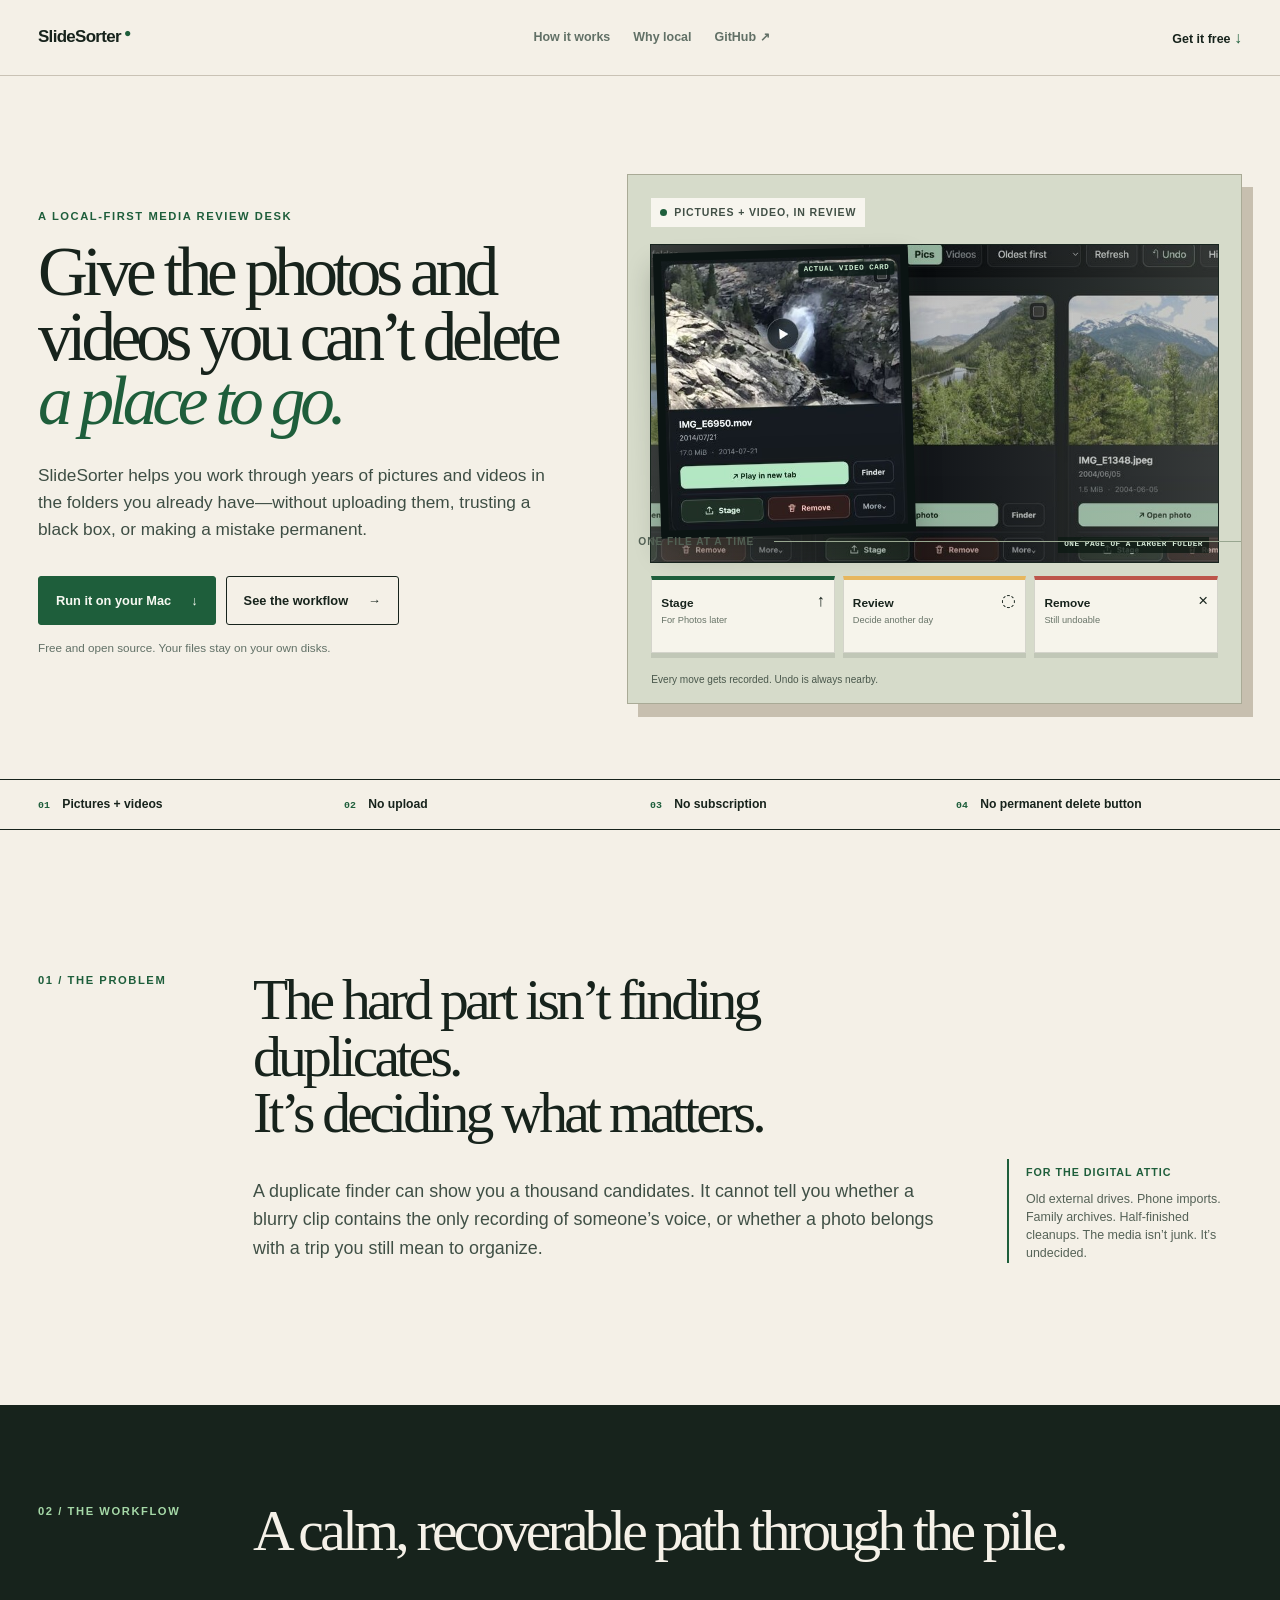
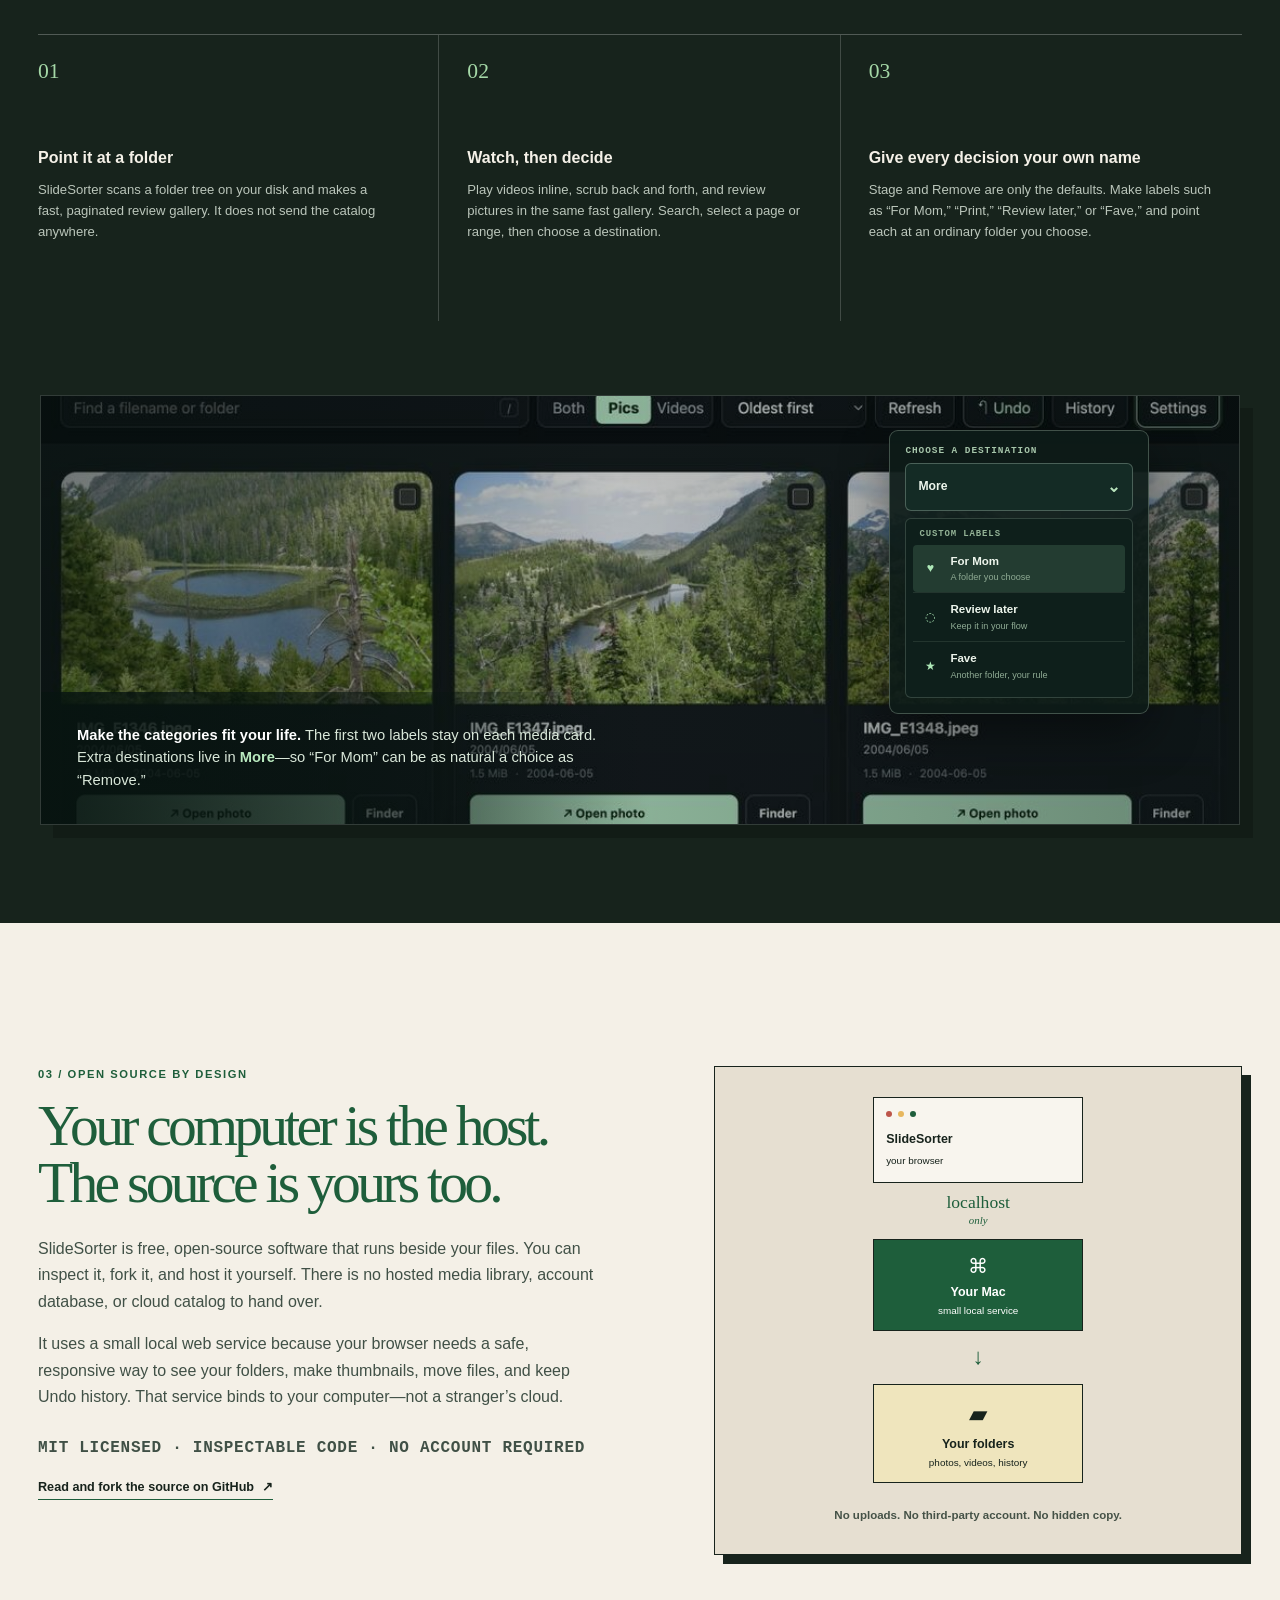
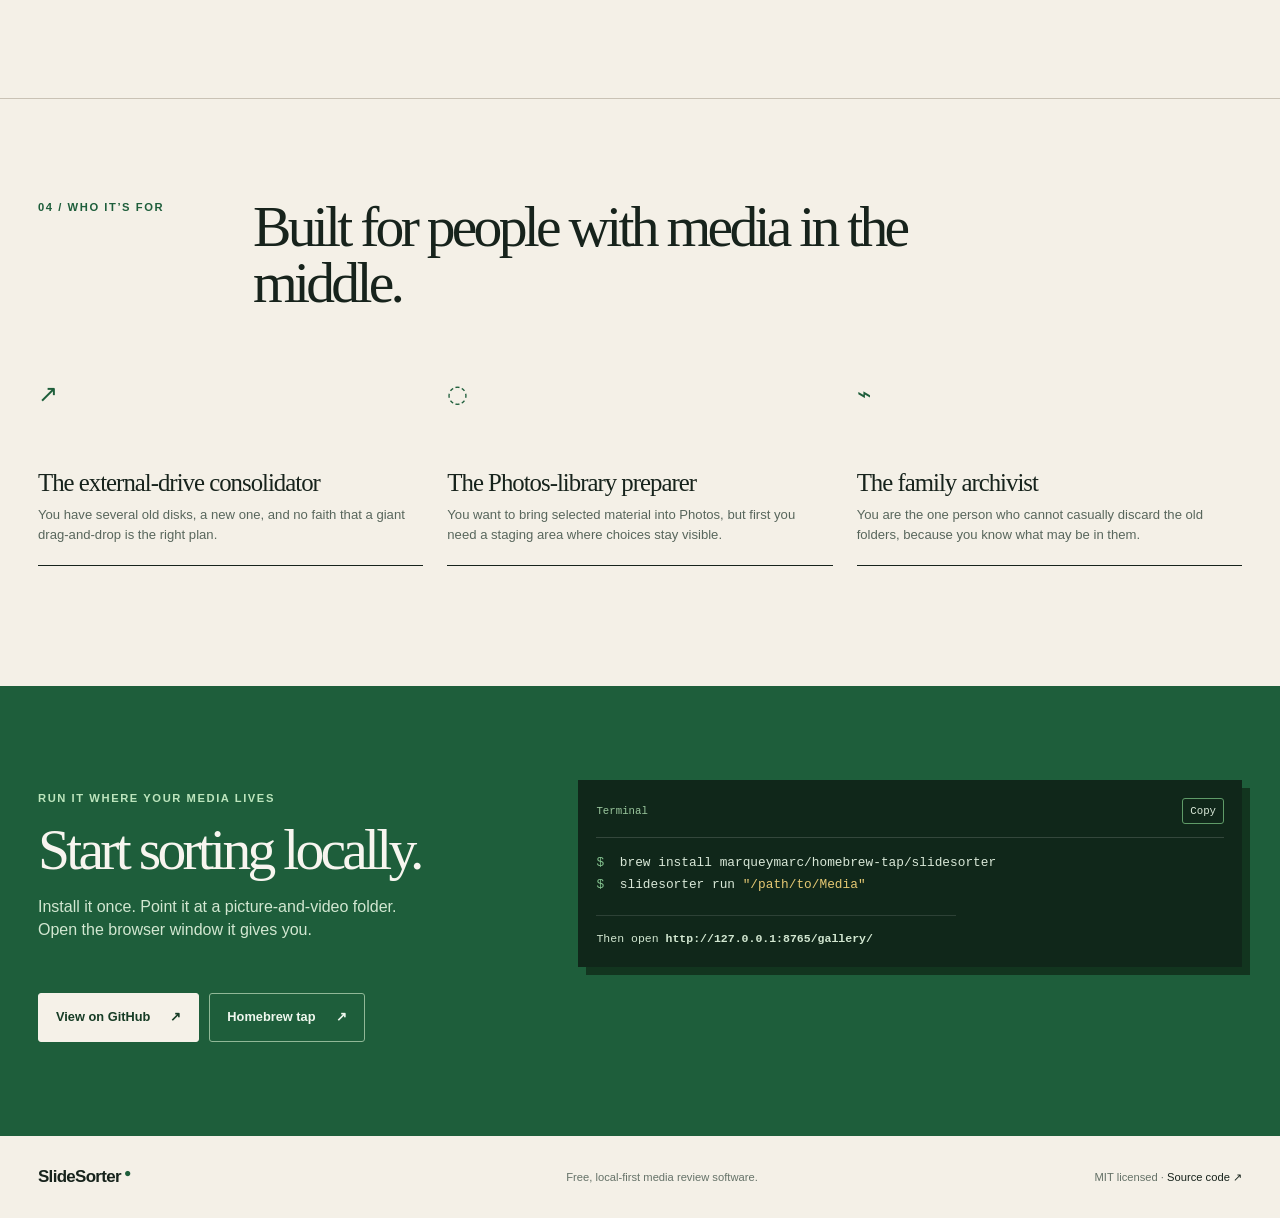
<file: site/index.html>
<!doctype html>
<html lang="en">
<head>
  <meta charset="utf-8">
  <meta name="viewport" content="width=device-width,initial-scale=1">
  <meta name="description" content="SlideSorter is a free, local-first review desk for photo and video folders. Sort safely, keep your paths, and undo every move.">
  <meta name="theme-color" content="#f4f0e7">
  <title>SlideSorter — Give your media a place to go</title>
  <link rel="icon" href="./favicon.svg" type="image/svg+xml">
  <link rel="alternate icon" href="./favicon-32.png" type="image/png" sizes="32x32">
  <link rel="apple-touch-icon" href="./apple-touch-icon.png" sizes="180x180">
  <link rel="stylesheet" href="./site.css">
</head>
<body>
  <a class="skip-link" href="#main">Skip to content</a>
  <header class="site-header">
    <a class="wordmark" href="./" aria-label="SlideSorter home">SlideSorter<span>●</span></a>
    <nav aria-label="Primary navigation">
      <a href="#how-it-works">How it works</a>
      <a href="#local">Why local</a>
      <a href="https://github.com/marqueymarc/slidesorter" target="_blank" rel="noreferrer">GitHub ↗</a>
    </nav>
    <a class="text-cta" href="#install">Get it free <span>↓</span></a>
  </header>

  <main id="main">
    <section class="hero" aria-labelledby="hero-title">
      <div class="hero-copy reveal">
        <p class="eyebrow">A local-first media review desk</p>
        <h1 id="hero-title">Give the photos and videos you can’t delete <em>a place to go.</em></h1>
        <p class="hero-intro">SlideSorter helps you work through years of pictures and videos in the folders you already have—without uploading them, trusting a black box, or making a mistake permanent.</p>
        <div class="hero-actions">
          <a class="button primary" href="#install">Run it on your Mac <span aria-hidden="true">↓</span></a>
          <a class="button quiet" href="#how-it-works">See the workflow <span aria-hidden="true">→</span></a>
        </div>
        <p class="fine-print">Free and open source. Your files stay on your own disks.</p>
      </div>

      <div class="sorter-stage reveal" aria-label="A visual representation of SlideSorter sorting media into folders">
        <div class="stage-label"><span class="pulse"></span> Pictures + video, in review</div>
        <div class="gallery-page-backdrop" aria-hidden="true"><img src="assets/slidesorter-dark-ui.jpg" alt=""><span>One page of a larger folder</span></div>
        <div class="actual-app-card" aria-label="A real SlideSorter video card in dark mode">
          <span>Actual video card</span>
          <img src="assets/slidesorter-dark-video-card.jpg" alt="A dark SlideSorter card for the video IMG_E6950.mov, with the play control, Finder, Stage, Remove, and More controls">
        </div>
        <div class="decision-line"><span>One file at a time</span><i></i></div>
        <div class="destinations" aria-hidden="true">
          <div class="destination destination-stage"><span>↑</span><strong>Stage</strong><small>For Photos later</small></div>
          <div class="destination destination-review"><span>◌</span><strong>Review</strong><small>Decide another day</small></div>
          <div class="destination destination-remove"><span>×</span><strong>Remove</strong><small>Still undoable</small></div>
        </div>
        <p class="stage-note">Every move gets recorded. Undo is always nearby.</p>
      </div>
    </section>

    <section class="truth-strip" aria-label="SlideSorter principles">
      <p><span>01</span> Pictures + videos</p>
      <p><span>02</span> No upload</p>
      <p><span>03</span> No subscription</p>
      <p><span>04</span> No permanent delete button</p>
    </section>

    <section class="problem" aria-labelledby="problem-title">
      <div class="section-number">01 / The problem</div>
      <div>
        <h2 id="problem-title">The hard part isn’t finding duplicates.<br>It’s deciding what matters.</h2>
        <p class="large-copy">A duplicate finder can show you a thousand candidates. It cannot tell you whether a blurry clip contains the only recording of someone’s voice, or whether a photo belongs with a trip you still mean to organize.</p>
      </div>
      <div class="margin-note"><span>For the digital attic</span><p>Old external drives. Phone imports. Family archives. Half-finished cleanups. The media isn’t junk. It’s undecided.</p></div>
    </section>

    <section class="workflow" id="how-it-works" aria-labelledby="workflow-title">
      <div class="section-heading">
        <div class="section-number">02 / The workflow</div>
        <h2 id="workflow-title">A calm, recoverable path through the pile.</h2>
      </div>
      <ol class="workflow-steps">
        <li>
          <span class="step-no">01</span>
          <h3>Point it at a folder</h3>
          <p>SlideSorter scans a folder tree on your disk and makes a fast, paginated review gallery. It does not send the catalog anywhere.</p>
        </li>
        <li>
          <span class="step-no">02</span>
          <h3>Watch, then decide</h3>
          <p>Play videos inline, scrub back and forth, and review pictures in the same fast gallery. Search, select a page or range, then choose a destination.</p>
        </li>
        <li>
          <span class="step-no">03</span>
          <h3>Give every decision your own name</h3>
          <p>Stage and Remove are only the defaults. Make labels such as “For Mom,” “Print,” “Review later,” or “Fave,” and point each at an ordinary folder you choose.</p>
        </li>
      </ol>
      <figure class="sorting-showcase" aria-labelledby="sorting-caption">
        <img src="assets/slidesorter-dark-ui.jpg" alt="A cropped view of the dark SlideSorter gallery showing pictures, media controls, and destination buttons">
        <div class="sorting-wash" aria-hidden="true"></div>
        <div class="label-picker" aria-label="Example of SlideSorter’s More destination menu">
          <p class="picker-kicker">Choose a destination</p>
          <div class="more-button" aria-hidden="true">More <span>⌄</span></div>
          <div class="label-menu">
            <p>Custom labels</p>
            <div class="label-menu-item mom"><span class="label-glyph">♥</span><span><strong>For Mom</strong><small>A folder you choose</small></span></div>
            <div class="label-menu-item"><span class="label-glyph">◌</span><span><strong>Review later</strong><small>Keep it in your flow</small></span></div>
            <div class="label-menu-item"><span class="label-glyph">★</span><span><strong>Fave</strong><small>Another folder, your rule</small></span></div>
          </div>
        </div>
        <figcaption id="sorting-caption"><strong>Make the categories fit your life.</strong> The first two labels stay on each media card. Extra destinations live in <em>More</em>—so “For Mom” can be as natural a choice as “Remove.”</figcaption>
      </figure>
    </section>

    <section class="local" id="local" aria-labelledby="local-title">
      <div class="local-copy">
        <div class="section-number">03 / Open source by design</div>
        <h2 id="local-title">Your computer is the host. The source is yours too.</h2>
        <p>SlideSorter is free, open-source software that runs beside your files. You can inspect it, fork it, and host it yourself. There is no hosted media library, account database, or cloud catalog to hand over.</p>
        <p>It uses a small local web service because your browser needs a safe, responsive way to see your folders, make thumbnails, move files, and keep Undo history. That service binds to your computer—not a stranger’s cloud.</p>
        <p class="source-proof">MIT licensed · inspectable code · no account required</p>
        <a class="underlined-link" href="https://github.com/marqueymarc/slidesorter" target="_blank" rel="noreferrer">Read and fork the source on GitHub <span>↗</span></a>
      </div>
      <div class="local-diagram" aria-label="SlideSorter runs locally between a browser and local media folders">
        <div class="diagram-browser"><span class="diagram-dot"></span><span class="diagram-dot"></span><span class="diagram-dot"></span><strong>SlideSorter</strong><small>your browser</small></div>
        <div class="diagram-link">localhost<br><i>only</i></div>
        <div class="diagram-host"><span class="host-icon">⌘</span><strong>Your Mac</strong><small>small local service</small></div>
        <div class="diagram-arrow">↓</div>
        <div class="diagram-folder"><span>▰</span><strong>Your folders</strong><small>photos, videos, history</small></div>
        <p>No uploads. No third-party account. No hidden copy.</p>
      </div>
    </section>

    <section class="fit" aria-labelledby="fit-title">
      <div class="section-heading">
        <div class="section-number">04 / Who it’s for</div>
        <h2 id="fit-title">Built for people with media in the middle.</h2>
      </div>
      <div class="fit-list">
        <article><span>↗</span><h3>The external-drive consolidator</h3><p>You have several old disks, a new one, and no faith that a giant drag-and-drop is the right plan.</p></article>
        <article><span>◌</span><h3>The Photos-library preparer</h3><p>You want to bring selected material into Photos, but first you need a staging area where choices stay visible.</p></article>
        <article><span>⌁</span><h3>The family archivist</h3><p>You are the one person who cannot casually discard the old folders, because you know what may be in them.</p></article>
      </div>
    </section>

    <section class="install" id="install" aria-labelledby="install-title">
      <div>
        <p class="eyebrow">Run it where your media lives</p>
        <h2 id="install-title">Start sorting locally.</h2>
        <p>Install it once. Point it at a picture-and-video folder. Open the browser window it gives you.</p>
      </div>
      <div class="terminal" aria-label="Homebrew installation command">
        <div class="terminal-top"><span>Terminal</span><button class="copy-button" type="button" data-copy="brew install marqueymarc/homebrew-tap/slidesorter">Copy</button></div>
        <code><span>$</span> brew install marqueymarc/homebrew-tap/slidesorter</code>
        <code><span>$</span> slidesorter run <mark>"/path/to/Media"</mark></code>
        <p>Then open <strong>http://127.0.0.1:8765/gallery/</strong></p>
      </div>
      <div class="install-actions"><a class="button primary" href="https://github.com/marqueymarc/slidesorter" target="_blank" rel="noreferrer">View on GitHub <span>↗</span></a><a class="button quiet" href="https://github.com/marqueymarc/homebrew-tap" target="_blank" rel="noreferrer">Homebrew tap <span>↗</span></a></div>
    </section>
  </main>

  <footer>
    <a class="wordmark" href="./">SlideSorter<span>●</span></a>
    <p>Free, local-first media review software.</p>
    <p>MIT licensed · <a href="https://github.com/marqueymarc/slidesorter" target="_blank" rel="noreferrer">Source code ↗</a></p>
  </footer>
  <script src="./site.js"></script>
</body>
</html>
</file>
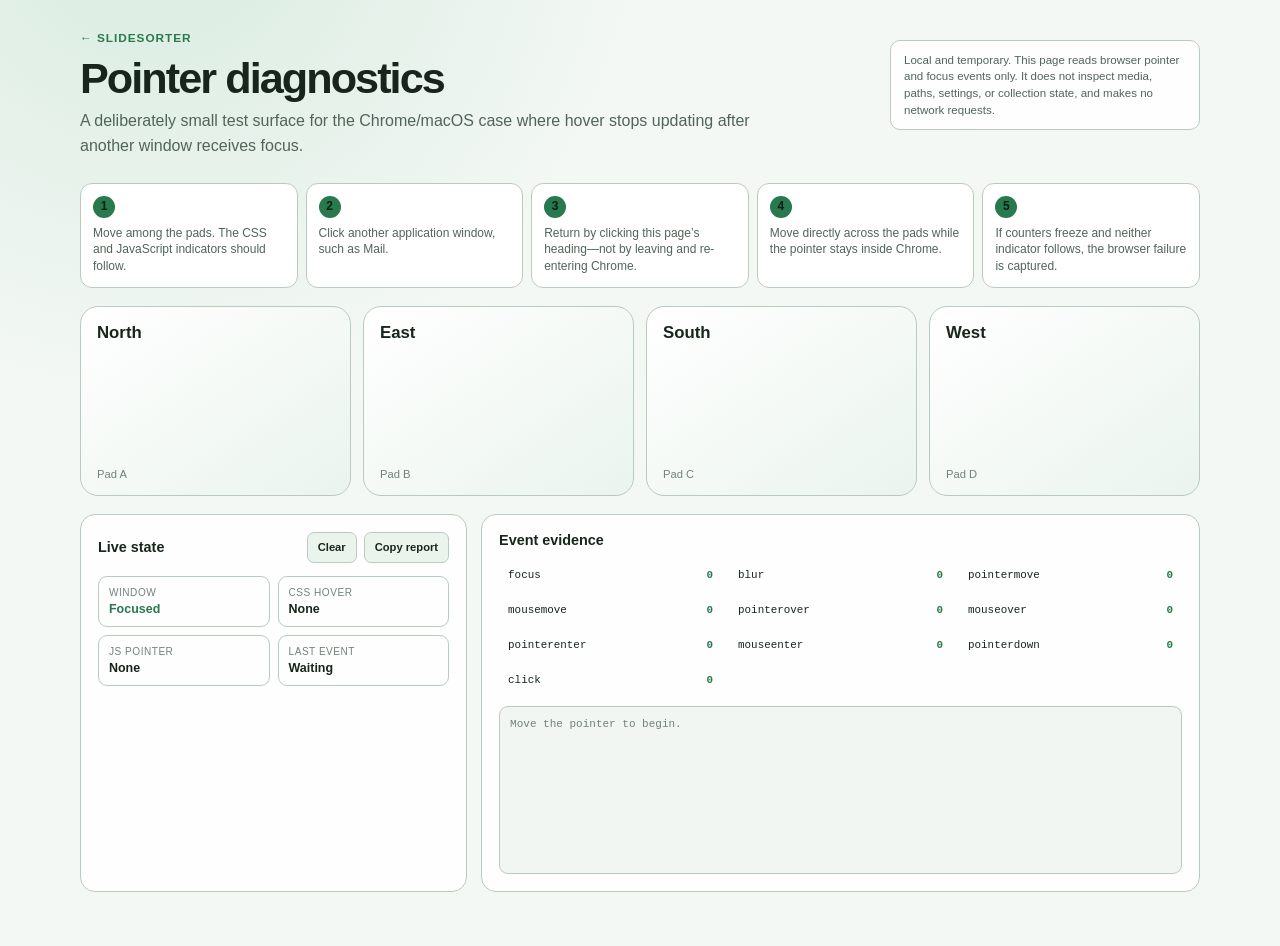
<file: src/slidesorter/assets/pointer-probe.html>
<!doctype html>
<html lang="en">
<head>
  <meta charset="utf-8">
  <meta name="viewport" content="width=device-width,initial-scale=1">
  <meta name="color-scheme" content="light dark">
  <title>Pointer diagnostics · SlideSorter</title>
  <link rel="icon" href="/gallery/favicon.svg" type="image/svg+xml">
  <style>
    :root{--bg:#0c1215;--surface:#121b1f;--surface-2:#18251f;--line:#34483e;--text:#edf4f0;--muted:#a8b8af;--faint:#74877d;--mint:#7fd49f;--mint-strong:#42a76c;--warn:#efc772;color-scheme:dark;font-family:Inter,ui-sans-serif,-apple-system,BlinkMacSystemFont,"Segoe UI",sans-serif}
    *{box-sizing:border-box}body{min-height:100vh;margin:0;color:var(--text);background:radial-gradient(circle at 12% -10%,rgb(66 167 108/.16),transparent 33%),var(--bg)}button{font:inherit}
    .shell{width:min(1120px,calc(100% - 36px));margin:0 auto;padding:28px 0 50px}.top{display:flex;align-items:start;justify-content:space-between;gap:24px;margin-bottom:24px}.brand{color:var(--mint);font-size:.74rem;font-weight:800;letter-spacing:.08em;text-decoration:none;text-transform:uppercase}.brand:hover{text-decoration:underline}h1{margin:8px 0 6px;font-size:clamp(1.7rem,4vw,2.7rem);letter-spacing:-.045em}.lede{max-width:700px;margin:0;color:var(--muted);line-height:1.55}.privacy{max-width:310px;padding:11px 13px;border:1px solid var(--line);border-radius:10px;color:var(--muted);background:rgb(18 27 31/.82);font-size:.72rem;line-height:1.45}
    .instructions{display:grid;grid-template-columns:repeat(5,1fr);gap:8px;margin:0 0 18px;padding:0;list-style:none;counter-reset:step}.instructions li{min-height:82px;padding:12px;border:1px solid var(--line);border-radius:12px;color:var(--muted);background:var(--surface);font-size:.75rem;line-height:1.4}.instructions li::before{display:grid;width:22px;height:22px;margin-bottom:7px;place-items:center;border-radius:50%;color:#092115;background:var(--mint);font-weight:850;counter-increment:step;content:counter(step)}
    .pads{display:grid;grid-template-columns:repeat(4,1fr);gap:12px}.pad{position:relative;min-height:190px;padding:16px;border:1px solid var(--line);border-radius:18px;color:var(--muted);background:linear-gradient(145deg,var(--surface-2),var(--surface));transition:border-color 120ms ease,box-shadow 120ms ease,transform 120ms ease}.pad::after{position:absolute;inset:9px;border:2px solid transparent;border-radius:12px;content:"";pointer-events:none}.pad:hover{border-color:var(--mint-strong);box-shadow:0 16px 38px rgb(0 0 0/.22);transform:translateY(-2px)}.pad:hover::after{border-color:rgb(127 212 159/.44)}.pad.js-active{box-shadow:inset 0 0 0 3px var(--warn),0 16px 38px rgb(0 0 0/.22)}.pad strong{display:block;color:var(--text);font-size:1.05rem}.pad span{position:absolute;bottom:15px;left:16px;color:var(--faint);font-size:.7rem}.pad:hover span::before{content:"CSS hover · "}.pad.js-active span::after{content:" · JS pointer"}
    .dashboard{display:grid;grid-template-columns:1.05fr 1.95fr;gap:14px;margin-top:18px}.panel{padding:17px;border:1px solid var(--line);border-radius:15px;background:rgb(18 27 31/.9)}.panel-head{display:flex;align-items:center;justify-content:space-between;gap:12px;margin-bottom:13px}.panel h2{margin:0;font-size:.9rem}.buttons{display:flex;gap:7px}.button{min-height:31px;padding:0 10px;border:1px solid var(--line);border-radius:7px;color:var(--text);background:var(--surface-2);cursor:pointer;font-size:.7rem;font-weight:700}.button:hover{border-color:var(--mint-strong);color:var(--mint)}.status-grid{display:grid;grid-template-columns:repeat(2,1fr);gap:8px}.status{padding:10px;border:1px solid var(--line);border-radius:9px}.status span{display:block;color:var(--faint);font-size:.63rem;letter-spacing:.05em;text-transform:uppercase}.status strong{display:block;margin-top:4px;font-size:.78rem}.status strong.good{color:var(--mint)}.status strong.warn{color:var(--warn)}.counters{display:grid;grid-template-columns:repeat(3,1fr);gap:7px}.counter{display:flex;align-items:center;justify-content:space-between;gap:8px;padding:8px 9px;border-radius:7px;background:rgb(255 255 255/.035);font-family:ui-monospace,SFMono-Regular,Menlo,monospace;font-size:.68rem}.counter output{color:var(--mint);font-weight:800}.log{height:168px;margin-top:12px;padding:10px;overflow:auto;border:1px solid var(--line);border-radius:9px;color:var(--muted);background:#091013;font:11px/1.45 ui-monospace,SFMono-Regular,Menlo,monospace}.log div+div{margin-top:2px}.empty{color:var(--faint)}
    @media(prefers-color-scheme:light){:root{--bg:#f4f8f5;--surface:#fff;--surface-2:#eaf4ed;--line:#b9cbbf;--text:#17251c;--muted:#52645a;--faint:#738278;--mint:#28794d;--mint-strong:#4b9d69;--warn:#956311;color-scheme:light}.privacy,.panel{background:rgb(255 255 255/.9)}.log{background:#f1f6f2}.pad{background:linear-gradient(145deg,#fff,#eaf4ed)}}
    @media(max-width:760px){.top{display:grid}.privacy{max-width:none}.instructions{grid-template-columns:1fr}.instructions li{min-height:0}.pads{grid-template-columns:repeat(2,1fr)}.dashboard{grid-template-columns:1fr}.counters{grid-template-columns:repeat(2,1fr)}}
  </style>
</head>
<body>
  <main class="shell">
    <header class="top"><div><a class="brand" href="/gallery/">← SlideSorter</a><h1>Pointer diagnostics</h1><p class="lede">A deliberately small test surface for the Chrome/macOS case where hover stops updating after another window receives focus.</p></div><p class="privacy">Local and temporary. This page reads browser pointer and focus events only. It does not inspect media, paths, settings, or collection state, and makes no network requests.</p></header>
    <ol class="instructions"><li>Move among the pads. The CSS and JavaScript indicators should follow.</li><li>Click another application window, such as Mail.</li><li>Return by clicking this page’s heading—not by leaving and re-entering Chrome.</li><li>Move directly across the pads while the pointer stays inside Chrome.</li><li>If counters freeze and neither indicator follows, the browser failure is captured.</li></ol>
    <section class="pads" aria-label="Pointer test pads"><div class="pad" tabindex="0" data-pad="A"><strong>North</strong><span>Pad A</span></div><div class="pad" tabindex="0" data-pad="B"><strong>East</strong><span>Pad B</span></div><div class="pad" tabindex="0" data-pad="C"><strong>South</strong><span>Pad C</span></div><div class="pad" tabindex="0" data-pad="D"><strong>West</strong><span>Pad D</span></div></section>
    <section class="dashboard">
      <article class="panel"><div class="panel-head"><h2>Live state</h2><div class="buttons"><button class="button" id="clear" type="button">Clear</button><button class="button" id="copy" type="button">Copy report</button></div></div><div class="status-grid"><div class="status"><span>Window</span><strong id="focus-state">Focused</strong></div><div class="status"><span>CSS hover</span><strong id="css-state">None</strong></div><div class="status"><span>JS pointer</span><strong id="js-state">None</strong></div><div class="status"><span>Last event</span><strong id="last-state">Waiting</strong></div></div></article>
      <article class="panel"><div class="panel-head"><h2>Event evidence</h2><span id="copy-status" aria-live="polite"></span></div><div class="counters" id="counters"></div><div class="log" id="log"><div class="empty">Move the pointer to begin.</div></div></article>
    </section>
  </main>
  <script>
    (() => {
      const eventNames = ["focus", "blur", "pointermove", "mousemove", "pointerover", "mouseover", "pointerenter", "mouseenter", "pointerdown", "click"];
      const counts = Object.fromEntries(eventNames.map(name => [name, 0]));
      const events = [];
      const pads = [...document.querySelectorAll(".pad")];
      const counters = document.querySelector("#counters");
      const log = document.querySelector("#log");
      const focusState = document.querySelector("#focus-state");
      const cssState = document.querySelector("#css-state");
      const jsState = document.querySelector("#js-state");
      const lastState = document.querySelector("#last-state");
      const copyStatus = document.querySelector("#copy-status");
      let jsPad = null;

      function renderCounters() {
        counters.innerHTML = eventNames.map(name => `<div class="counter"><span>${name}</span><output>${counts[name]}</output></div>`).join("");
      }

      function renderLog() {
        log.innerHTML = events.length ? events.map(entry => `<div>${entry}</div>`).join("") : '<div class="empty">Move the pointer to begin.</div>';
        log.scrollTop = log.scrollHeight;
      }

      function record(name, event) {
        counts[name] += 1;
        const target = event?.target?.closest?.(".pad")?.dataset.pad || event?.target?.tagName?.toLowerCase() || "window";
        const position = typeof event?.clientX === "number" ? ` @ ${Math.round(event.clientX)},${Math.round(event.clientY)}` : "";
        const stamp = new Date().toLocaleTimeString([], { hour12: false, fractionalSecondDigits: 3 });
        events.push(`${stamp}  ${name.padEnd(12)} ${target}${position}`);
        if (events.length > 40) events.shift();
        lastState.textContent = `${name} · ${target}`;
        renderCounters();
        renderLog();
      }

      function updateFocus(focused) {
        focusState.textContent = focused ? "Focused" : "Blurred";
        focusState.className = focused ? "good" : "warn";
      }

      function updateCssHover() {
        const hovered = document.querySelector(".pad:hover");
        cssState.textContent = hovered ? `Pad ${hovered.dataset.pad}` : "None";
        cssState.className = hovered ? "good" : "";
      }

      function updateJsPointer(event) {
        const pad = document.elementFromPoint(event.clientX, event.clientY)?.closest(".pad") || null;
        if (pad === jsPad) return;
        jsPad?.classList.remove("js-active");
        jsPad = pad;
        jsPad?.classList.add("js-active");
        jsState.textContent = jsPad ? `Pad ${jsPad.dataset.pad}` : "None";
        jsState.className = jsPad ? "good" : "";
      }

      window.addEventListener("focus", event => { updateFocus(true); record("focus", event); });
      window.addEventListener("blur", event => { updateFocus(false); record("blur", event); });
      eventNames.filter(name => !["focus", "blur"].includes(name)).forEach(name => {
        document.addEventListener(name, event => {
          if (name === "pointermove") updateJsPointer(event);
          record(name, event);
          updateCssHover();
        }, { capture: true, passive: true });
      });
      setInterval(updateCssHover, 200);

      document.querySelector("#clear").addEventListener("click", () => {
        eventNames.forEach(name => { counts[name] = 0; });
        events.length = 0;
        lastState.textContent = "Cleared";
        copyStatus.textContent = "";
        renderCounters();
        renderLog();
      });

      document.querySelector("#copy").addEventListener("click", async () => {
        const report = [
          "SlideSorter pointer diagnostics",
          `Time: ${new Date().toISOString()}`,
          `User agent: ${navigator.userAgent}`,
          `Platform: ${navigator.platform}`,
          `Viewport: ${innerWidth}x${innerHeight} @ ${devicePixelRatio}x`,
          `Window: ${document.hasFocus() ? "focused" : "blurred"}`,
          `CSS hover: ${cssState.textContent}`,
          `JS pointer: ${jsState.textContent}`,
          `Counters: ${JSON.stringify(counts)}`,
          "Recent events:",
          ...events,
        ].join("\n");
        try { await navigator.clipboard.writeText(report); copyStatus.textContent = "Report copied"; }
        catch { copyStatus.textContent = "Clipboard unavailable"; }
      });

      updateFocus(document.hasFocus());
      renderCounters();
      updateCssHover();
    })();
  </script>
</body>
</html>
</file>
<file: site/site.css>
:root{--paper:#f4f0e7;--paper-strong:#e9e2d5;--ink:#17231c;--quiet:#617066;--line:#c9c2b5;--forest:#1e5e3b;--leaf:#a5d8a7;--tomato:#bd554a;--sun:#e7b75e;--display:Iowan Old Style,Baskerville,Georgia,serif;--sans:-apple-system,BlinkMacSystemFont,"Segoe UI",sans-serif}*{box-sizing:border-box}html{scroll-behavior:smooth}body{margin:0;background:var(--paper);color:var(--ink);font-family:var(--sans);font-size:16px;line-height:1.45}.skip-link{position:fixed;left:16px;top:-70px;z-index:100;padding:10px 14px;border-radius:7px;background:var(--ink);color:#fff;transition:top .2s}.skip-link:focus{top:16px}.site-header{display:flex;align-items:center;justify-content:space-between;gap:20px;max-width:1440px;margin:auto;padding:25px 38px;border-bottom:1px solid var(--line)}.wordmark{color:var(--ink);font-size:1.06rem;font-weight:760;letter-spacing:-.04em;text-decoration:none}.wordmark span{margin-left:3px;color:var(--forest);font-size:.72em;vertical-align:top}.site-header nav{display:flex;gap:23px}.site-header nav a,.text-cta{color:var(--quiet);font-size:.78rem;font-weight:650;text-decoration:none}.site-header nav a:hover,.text-cta:hover,.underlined-link:hover,footer a:hover{color:var(--forest)}.text-cta{color:var(--ink)}.text-cta span{color:var(--forest);font-size:1rem}.hero{display:grid;grid-template-columns:minmax(0,.93fr) minmax(520px,1.07fr);gap:55px;max-width:1440px;min-height:690px;margin:auto;padding:98px 38px 75px}.hero-copy{align-self:center;max-width:600px}.eyebrow,.section-number{margin:0 0 16px;color:var(--forest);font-size:.7rem;font-weight:780;letter-spacing:.14em;text-transform:uppercase}.hero h1{max-width:680px;margin:0;font:clamp(3.25rem,5.4vw,6.05rem)/.93 var(--display);letter-spacing:-.075em}.hero h1 em{color:var(--forest);font-style:italic}.hero-intro{max-width:510px;margin:29px 0 0;color:#3e4e44;font-size:1.08rem;line-height:1.55}.hero-actions,.install-actions{display:flex;flex-wrap:wrap;gap:10px;margin-top:34px}.button{display:inline-flex;align-items:center;justify-content:center;gap:20px;min-height:49px;padding:0 17px;border:1px solid var(--ink);border-radius:3px;color:var(--ink);font-size:.8rem;font-weight:750;text-decoration:none;transition:transform .18s ease,background .18s ease,color .18s ease}.button:hover{transform:translateY(-2px)}.button.primary{border-color:var(--forest);background:var(--forest);color:#f6f8f1}.button.primary:hover{background:#14482d}.button.quiet:hover{background:#e8e2d7}.fine-print{margin-top:15px;color:var(--quiet);font-size:.73rem}.sorter-stage{position:relative;min-height:530px;padding:23px 23px 30px;overflow:hidden;border:1px solid #a9aa96;background:#d6dbca;box-shadow:11px 13px 0 #c7bfaf;transform:rotate(1.4deg)}.stage-label{position:relative;z-index:4;display:inline-flex;align-items:center;gap:7px;padding:7px 9px;background:#f7f5ee;color:#425046;font-size:.66rem;font-weight:780;letter-spacing:.08em;text-transform:uppercase}.pulse{width:7px;height:7px;border-radius:50%;background:var(--forest);box-shadow:0 0 0 0 rgb(30 94 59/.3);animation:pulse 2.2s infinite}.media-sheet{position:absolute;z-index:1;width:190px;padding:10px 10px 13px;background:#f9f7f1;color:#243027;box-shadow:0 13px 25px rgb(42 48 35/.2);font-size:.67rem;transition:transform .45s cubic-bezier(.2,.8,.2,1)}.media-sheet strong{display:block;margin-top:9px;font-size:.73rem;letter-spacing:-.02em}.sheet-kind{display:inline-block;padding:2px 4px;background:#ebeee7;font-size:.55rem;font-weight:800;letter-spacing:.1em}.sheet-date{float:right;color:#6d776c;font-size:.54rem}.scene{display:grid;place-items:center;height:124px;margin-top:9px;overflow:hidden}.lake{background:linear-gradient(160deg,#9dbaa4 0 33%,#355d48 34% 48%,#7da2a0 49% 65%,#344e3c 66%);position:relative}.lake:after{content:"";position:absolute;width:135%;height:45%;left:-15%;bottom:-17%;border-radius:50% 50% 0 0;background:repeating-linear-gradient(176deg,#aac5bc 0 3px,#7ca4a1 4px 7px)}.pool{background:linear-gradient(160deg,#cbb77a 0 22%,#736241 23% 29%,#75b6c4 30% 77%,#4d787a 78%)}.play-mark{display:grid;place-items:center;width:42px;height:42px;border:1px solid #fff;border-radius:50%;color:white;background:rgb(19 42 41/.46);font-size:.8rem}.porch{background:linear-gradient(140deg,#243c2e 0 34%,#bd8e65 35% 61%,#e5cfab 62%)}.media-sheet-a{left:6%;top:93px;transform:rotate(-8deg)}.media-sheet-b{right:10%;top:89px;z-index:2;transform:rotate(7deg)}.media-sheet-c{left:38%;top:216px;z-index:3;transform:rotate(-1deg)}.sorter-stage:hover .media-sheet-a{transform:translate(-8px,-7px) rotate(-10deg)}.sorter-stage:hover .media-sheet-b{transform:translate(8px,-7px) rotate(9deg)}.sorter-stage:hover .media-sheet-c{transform:translateY(-8px) rotate(1deg)}.decision-line{position:absolute;z-index:5;left:0;right:0;top:356px;display:flex;align-items:center;gap:10px;color:#526054;font-size:.64rem;font-weight:720;text-transform:uppercase;letter-spacing:.09em}.decision-line span{padding:0 10px}.decision-line i{height:1px;flex:1;background:#98a690}.destinations{position:absolute;z-index:5;left:23px;right:23px;bottom:50px;display:grid;grid-template-columns:repeat(3,1fr);gap:8px}.destination{min-height:77px;padding:9px;border:1px solid rgb(23 35 28/.15);background:#f6f4eb;box-shadow:0 5px 0 rgb(47 59 43/.12)}.destination span{float:right;font-size:1.05rem}.destination strong,.destination small{display:block}.destination strong{margin-top:6px;font-size:.74rem}.destination small{margin-top:2px;color:#687468;font-size:.58rem}.destination-stage{border-top:4px solid var(--forest)}.destination-review{border-top:4px solid var(--sun)}.destination-remove{border-top:4px solid var(--tomato)}.stage-note{position:absolute;bottom:15px;left:23px;margin:0;color:#49574b;font-size:.63rem}.truth-strip{display:grid;grid-template-columns:repeat(4,1fr);gap:20px;border-block:1px solid var(--ink);padding:16px 38px;max-width:1440px;margin:auto}.truth-strip p{margin:0;font-size:.76rem;font-weight:720}.truth-strip span{margin-right:9px;color:var(--forest);font-family:ui-monospace,monospace;font-size:.62rem}.problem{display:grid;grid-template-columns:180px minmax(0,1fr) 235px;gap:35px;max-width:1440px;margin:auto;padding:142px 38px}.problem h2,.workflow h2,.local h2,.fit h2,.install h2{margin:0;font:clamp(2.55rem,4.5vw,5.1rem)/.98 var(--display);letter-spacing:-.065em}.large-copy{max-width:700px;margin:35px 0 0;color:#405046;font-size:1.12rem;line-height:1.6}.margin-note{align-self:end;padding-left:17px;border-left:2px solid var(--forest)}.margin-note span{color:var(--forest);font-size:.67rem;font-weight:800;letter-spacing:.09em;text-transform:uppercase}.margin-note p{margin:8px 0 0;color:#556257;font-size:.78rem}.workflow{padding:98px 38px;background:var(--ink);color:#f5f1e8}.section-heading{display:grid;grid-template-columns:180px minmax(0,1fr);gap:35px;max-width:1440px;margin:auto}.workflow .section-number{color:var(--leaf)}.workflow h2{max-width:840px}.workflow-steps{display:grid;grid-template-columns:repeat(3,1fr);gap:0;max-width:1440px;margin:75px auto 0;padding:0;list-style:none;border-top:1px solid rgb(255 255 255/.25)}.workflow-steps li{min-height:286px;padding:24px 28px 20px;border-right:1px solid rgb(255 255 255/.18);opacity:0;transform:translateY(20px);transition:opacity .65s ease,transform .65s ease}.workflow-steps li:first-child{padding-left:0}.workflow-steps li:last-child{border-right:0}.workflow-steps li.is-visible{opacity:1;transform:none}.step-no{color:var(--leaf);font:1.35rem var(--display)}.workflow h3{margin:62px 0 11px;font-size:1rem}.workflow-steps p{max-width:350px;margin:0;color:#bbc6bb;font-size:.82rem;line-height:1.58}.local{display:grid;grid-template-columns:minmax(0,1fr) minmax(420px,.9fr);gap:90px;max-width:1440px;margin:auto;padding:143px 38px}.local h2{margin-bottom:25px;color:var(--forest)}.local-copy p{max-width:570px;color:#405046;font-size:1rem;line-height:1.65}.underlined-link{display:inline-flex;gap:8px;margin-top:12px;padding-bottom:3px;border-bottom:1px solid var(--forest);color:var(--ink);font-size:.79rem;font-weight:750;text-decoration:none}.local-diagram{align-self:center;position:relative;padding:30px;border:1px solid var(--ink);background:#e6dfd1;box-shadow:9px 9px 0 var(--ink);text-align:center}.diagram-browser,.diagram-host,.diagram-folder{display:grid;place-items:center;gap:3px;width:210px;min-height:86px;margin:auto;padding:12px;border:1px solid var(--ink);background:#f8f5ee}.diagram-browser{grid-template-columns:repeat(3,9px) 1fr;justify-items:start;text-align:left}.diagram-browser strong{grid-column:1/-1;margin-top:7px}.diagram-browser small{grid-column:1/-1}.diagram-dot{width:6px;height:6px;border-radius:50%;background:var(--tomato)}.diagram-dot:nth-child(2){background:var(--sun)}.diagram-dot:nth-child(3){background:var(--forest)}.diagram-link{margin:12px 0;color:var(--forest);font:1.1rem/.9 var(--display)}.diagram-link i{font-size:.68rem}.diagram-host{background:var(--forest);color:white}.host-icon{font-size:1.22rem}.diagram-arrow{padding:10px;color:var(--forest);font-size:1.4rem}.diagram-folder{background:#efe5bd}.diagram-folder span{font-size:1.5rem}.local-diagram strong{font-size:.78rem}.local-diagram small{font-size:.62rem}.local-diagram>p{margin:24px 0 0;color:#455247;font-size:.72rem;font-weight:700}.fit{padding:100px 38px 120px;border-top:1px solid var(--line)}.fit .section-heading{margin-bottom:65px}.fit h2{max-width:800px}.fit-list{display:grid;grid-template-columns:repeat(3,1fr);gap:24px;max-width:1440px;margin:auto}.fit-list article{padding:0 18px 20px 0;border-bottom:1px solid var(--ink);opacity:0;transform:translateY(16px);transition:opacity .6s ease,transform .6s ease}.fit-list article.is-visible{opacity:1;transform:none}.fit-list article>span{color:var(--forest);font-size:1.5rem}.fit-list h3{margin:58px 0 9px;font:1.55rem/1.05 var(--display);letter-spacing:-.04em}.fit-list p{max-width:370px;margin:0;color:#58665c;font-size:.82rem;line-height:1.55}.install{display:grid;grid-template-columns:minmax(0,.85fr) minmax(0,1.15fr);gap:50px;align-items:center;padding:94px max(38px,calc((100vw - 1364px)/2));background:var(--forest);color:#f7f5ef}.install .eyebrow{color:#bde5bd}.install h2{font-size:clamp(3rem,4.5vw,5rem)}.install>div>p:not(.eyebrow){max-width:360px;color:#d2e7d1}.terminal{padding:18px;background:#10271a;box-shadow:8px 8px 0 #12351f;color:#d9e8d8;font:clamp(.7rem,1vw,.86rem)/1.7 ui-monospace,SFMono-Regular,Menlo,monospace}.terminal-top{display:flex;align-items:center;justify-content:space-between;padding-bottom:13px;margin-bottom:14px;border-bottom:1px solid rgb(255 255 255/.15);color:#9bc79e;font-size:.67rem}.copy-button{padding:3px 7px;border:1px solid #5f9b68;border-radius:3px;background:transparent;color:#d9e8d8;font:inherit;cursor:pointer}.copy-button:hover{background:#235a35}.terminal code{display:block;overflow:auto;white-space:nowrap}.terminal code span{margin-right:8px;color:#83c18e}.terminal mark{color:#e5c873;background:transparent}.terminal p{margin:19px 0 0;padding-top:13px;border-top:1px solid rgb(255 255 255/.12);color:#a8c7aa;font-size:.72rem}.install-actions{grid-column:1/-1;margin-top:-24px}.install .button.primary{border-color:#f5f1e8;background:#f5f1e8;color:#163c25}.install .button.quiet{border-color:#91b897;color:#eff7ee}.install .button.quiet:hover{background:#2d7345}footer{display:grid;grid-template-columns:1fr 1fr auto;gap:25px;align-items:center;max-width:1440px;margin:auto;padding:29px 38px;color:#657268;font-size:.7rem}footer p{margin:0}footer a{color:var(--ink);text-decoration:none}.reveal{opacity:0;transform:translateY(18px);animation:lift .8s .08s cubic-bezier(.2,.8,.2,1) forwards}.sorter-stage.reveal{animation-delay:.2s}@keyframes lift{to{opacity:1;transform:translateY(0)}}@keyframes pulse{50%{box-shadow:0 0 0 7px rgb(30 94 59/0)}}@media(prefers-reduced-motion:reduce){html{scroll-behavior:auto}*,*::before,*::after{animation-duration:.01ms!important;animation-iteration-count:1!important;transition-duration:.01ms!important}}
@media(max-width:900px){.site-header{padding:20px 22px}.site-header nav{display:none}.hero{grid-template-columns:1fr;gap:45px;min-height:auto;padding:74px 22px}.hero-copy{max-width:680px}.sorter-stage{max-width:650px;min-height:500px}.truth-strip{grid-template-columns:1fr 1fr;padding:14px 22px}.problem,.section-heading{grid-template-columns:1fr;gap:20px}.problem{padding:95px 22px}.margin-note{max-width:380px}.workflow{padding:78px 22px}.workflow-steps{grid-template-columns:1fr;margin-top:50px}.workflow-steps li,.workflow-steps li:first-child{min-height:auto;padding:24px 0;border-right:0;border-bottom:1px solid rgb(255 255 255/.18)}.workflow h3{margin-top:28px}.local{grid-template-columns:1fr;gap:55px;padding:95px 22px}.fit{padding:78px 22px}.fit-list{grid-template-columns:1fr;gap:37px}.fit-list h3{margin-top:25px}.install{grid-template-columns:1fr;padding:72px 22px}.install-actions{grid-column:auto;margin-top:-16px}footer{grid-template-columns:1fr;padding:28px 22px;gap:9px}}
@media(max-width:510px){.text-cta{display:none}.hero h1{font-size:3.25rem}.sorter-stage{min-height:475px;padding:16px}.media-sheet{width:150px}.scene{height:100px}.media-sheet-a{left:2%;top:80px}.media-sheet-b{right:3%;top:84px}.media-sheet-c{left:27%;top:195px}.decision-line{top:319px}.destinations{left:16px;right:16px;bottom:45px;gap:5px}.destination{min-height:70px;padding:7px}.destination small{font-size:.5rem}.stage-note{left:16px}.problem h2,.workflow h2,.local h2,.fit h2,.install h2{font-size:2.8rem}.truth-strip{gap:10px}.truth-strip p{font-size:.69rem}.terminal{margin-inline:-5px}.terminal code{font-size:.65rem}}

/* Real collection images are presented as the same picture/video review surface users see in SlideSorter. */
.scene{position:relative;background:#d8dfd6}.scene>img{display:block;width:100%;height:100%;object-fit:cover}.video-poster:after{content:"";position:absolute;inset:0;background:linear-gradient(180deg,rgb(9 29 23/.02),rgb(9 29 23/.38))}.video-poster .play-mark{position:absolute;z-index:1;inset:50% auto auto 50%;transform:translate(-50%,-50%);background:rgb(19 42 41/.52)}.video-duration{position:absolute;z-index:1;right:7px;bottom:8px;color:#fff;font:650 .56rem ui-monospace,monospace;text-shadow:0 1px 3px #000}.video-scrub{position:absolute;z-index:1;right:42px;bottom:8px;left:8px;height:3px;background:rgb(255 255 255/.4)}.video-scrub i{display:block;width:44%;height:100%;background:#fff}

/* A deliberately small, real SlideSorter capture anchors the workflow in the product itself. */
.source-proof{margin:25px 0 0;color:var(--forest);font:750 .66rem/1.4 ui-monospace,SFMono-Regular,Menlo,monospace;letter-spacing:.045em;text-transform:uppercase}.local-copy .source-proof+.underlined-link{margin-top:16px}
.sorting-showcase{position:relative;isolation:isolate;max-width:1200px;min-height:430px;margin:74px auto 0;overflow:hidden;border:1px solid rgb(226 243 226/.18);background:#0b1312;box-shadow:13px 13px 0 rgb(0 0 0/.18)}.sorting-showcase>img{position:absolute;inset:0;width:100%;height:100%;object-fit:cover;object-position:center top;filter:saturate(.78) brightness(.62);opacity:.88;transform:scale(1.012)}.sorting-wash{position:absolute;inset:0;background:linear-gradient(90deg,rgb(5 17 14/.82) 0%,rgb(5 17 14/.5) 48%,rgb(5 17 14/.72) 100%)}.label-picker{position:absolute;z-index:1;top:34px;right:clamp(24px,7vw,96px);width:260px;padding:15px;border:1px solid rgb(217 239 219/.26);border-radius:9px;background:rgb(13 27 24/.93);box-shadow:0 20px 50px rgb(0 0 0/.42);color:#edf5ec}.picker-kicker{margin:0 0 8px;color:#a6c5aa;font:700 .59rem/1 ui-monospace,SFMono-Regular,Menlo,monospace;letter-spacing:.1em;text-transform:uppercase}.more-button{display:flex;justify-content:space-between;align-items:center;padding:11px 12px;border:1px solid rgb(214 238 217/.28);border-radius:6px;background:#142b25;font-size:.76rem;font-weight:800}.more-button span{color:#b9e4bd;font-size:1rem}.label-menu{margin-top:7px;padding:7px;border:1px solid rgb(214 238 217/.18);border-radius:6px;background:#0e1f1b}.label-menu>p{margin:4px 6px 7px;color:#93b296;font:700 .56rem/1 ui-monospace,SFMono-Regular,Menlo,monospace;letter-spacing:.1em;text-transform:uppercase}.label-menu-item{display:flex;gap:9px;align-items:center;padding:8px 6px;border-top:1px solid rgb(214 238 217/.1)}.label-menu-item:first-of-type{border-top:0}.label-menu-item.mom{margin:-1px 0 0;border-radius:4px;background:rgb(164 229 183/.14)}.label-glyph{display:grid;place-items:center;width:22px;height:22px;color:#aee8b8;font-size:.78rem}.label-menu-item strong,.label-menu-item small{display:block}.label-menu-item strong{font-size:.72rem}.label-menu-item small{margin-top:2px;color:#8eaa93;font-size:.57rem}.sorting-showcase figcaption{position:absolute;z-index:1;bottom:0;left:0;max-width:610px;margin:0;padding:32px 36px;background:linear-gradient(90deg,rgb(7 20 16/.96),rgb(7 20 16/.78),transparent);color:#d9e7d9;font-size:.92rem;line-height:1.55}.sorting-showcase figcaption strong{color:#fff}.sorting-showcase figcaption em{color:#b9eabf;font-style:normal;font-weight:800}.local-copy .underlined-link{margin-top:19px}
@media(max-width:700px){.sorting-showcase{min-height:480px;margin-top:45px}.sorting-showcase>img{width:auto;min-width:100%;max-width:none;height:310px;object-position:left top}.sorting-wash{background:linear-gradient(180deg,rgb(5 17 14/.45) 0%,rgb(5 17 14/.73) 55%,rgb(5 17 14/.97) 100%)}.label-picker{top:170px;right:18px;left:18px;width:auto}.sorting-showcase figcaption{right:0;max-width:none;padding:22px 20px;font-size:.82rem;background:transparent}}

/* A bright, literal app-card glimpse is placed at the decision point in the hero. */
.actual-app-card{position:absolute;z-index:3;top:207px;left:38%;width:210px;padding:8px;background:#0b1413;box-shadow:0 14px 27px rgb(20 30 22/.28);transform:rotate(-1deg);transition:transform .45s cubic-bezier(.2,.8,.2,1)}.actual-app-card>span{position:absolute;z-index:1;top:14px;right:14px;padding:3px 5px;border-radius:3px;background:rgb(12 27 23/.88);color:#ccebd0;font:700 .47rem/1 ui-monospace,SFMono-Regular,Menlo,monospace;letter-spacing:.07em;text-transform:uppercase}.actual-app-card img{display:block;width:100%;height:auto}.sorter-stage:hover .actual-app-card{transform:translateY(-8px) rotate(1deg)}
.sorting-showcase>img{filter:saturate(.9) brightness(.91);opacity:.98}.sorting-wash{background:linear-gradient(90deg,rgb(5 17 14/.52) 0%,rgb(5 17 14/.14) 48%,rgb(5 17 14/.38) 100%)}.sorting-showcase figcaption{background:linear-gradient(90deg,rgb(7 20 16/.88),rgb(7 20 16/.58),transparent)}
@media(max-width:700px){.actual-app-card{top:207px;left:28%;width:174px}.sorting-wash{background:linear-gradient(180deg,rgb(5 17 14/.2) 0%,rgb(5 17 14/.48) 55%,rgb(5 17 14/.88) 100%)}}

/* The hero is a real review session: one actionable card, against a page of many. */
.gallery-page-backdrop{position:absolute;z-index:1;top:69px;right:22px;bottom:140px;left:22px;overflow:hidden;border:1px solid rgb(25 43 34/.25);background:#18241e;box-shadow:inset 0 0 0 1px rgb(255 255 255/.08)}.gallery-page-backdrop:after{content:"";position:absolute;inset:0;background:linear-gradient(90deg,rgb(220 226 207/.2),transparent 48%,rgb(220 226 207/.18))}.gallery-page-backdrop img{display:block;width:100%;height:100%;object-fit:cover;object-position:center top;filter:saturate(.78) brightness(.78)}.gallery-page-backdrop span{position:absolute;z-index:1;right:9px;bottom:9px;padding:4px 6px;background:rgb(11 24 18/.75);color:#d6ead8;font:700 .48rem/1 ui-monospace,SFMono-Regular,Menlo,monospace;letter-spacing:.07em;text-transform:uppercase}.actual-app-card{top:75px;left:29px;width:255px;transform:rotate(-1.7deg)}.actual-app-card>span{top:14px;right:14px}.decision-line{top:360px}.sorter-stage:hover .actual-app-card{transform:translateY(-8px) rotate(0deg)}
@media(max-width:700px){.gallery-page-backdrop{top:64px;right:12px;bottom:139px;left:12px}.gallery-page-backdrop span{display:none}.actual-app-card{top:75px;left:22px;width:192px}.decision-line{top:319px}}
</file>
